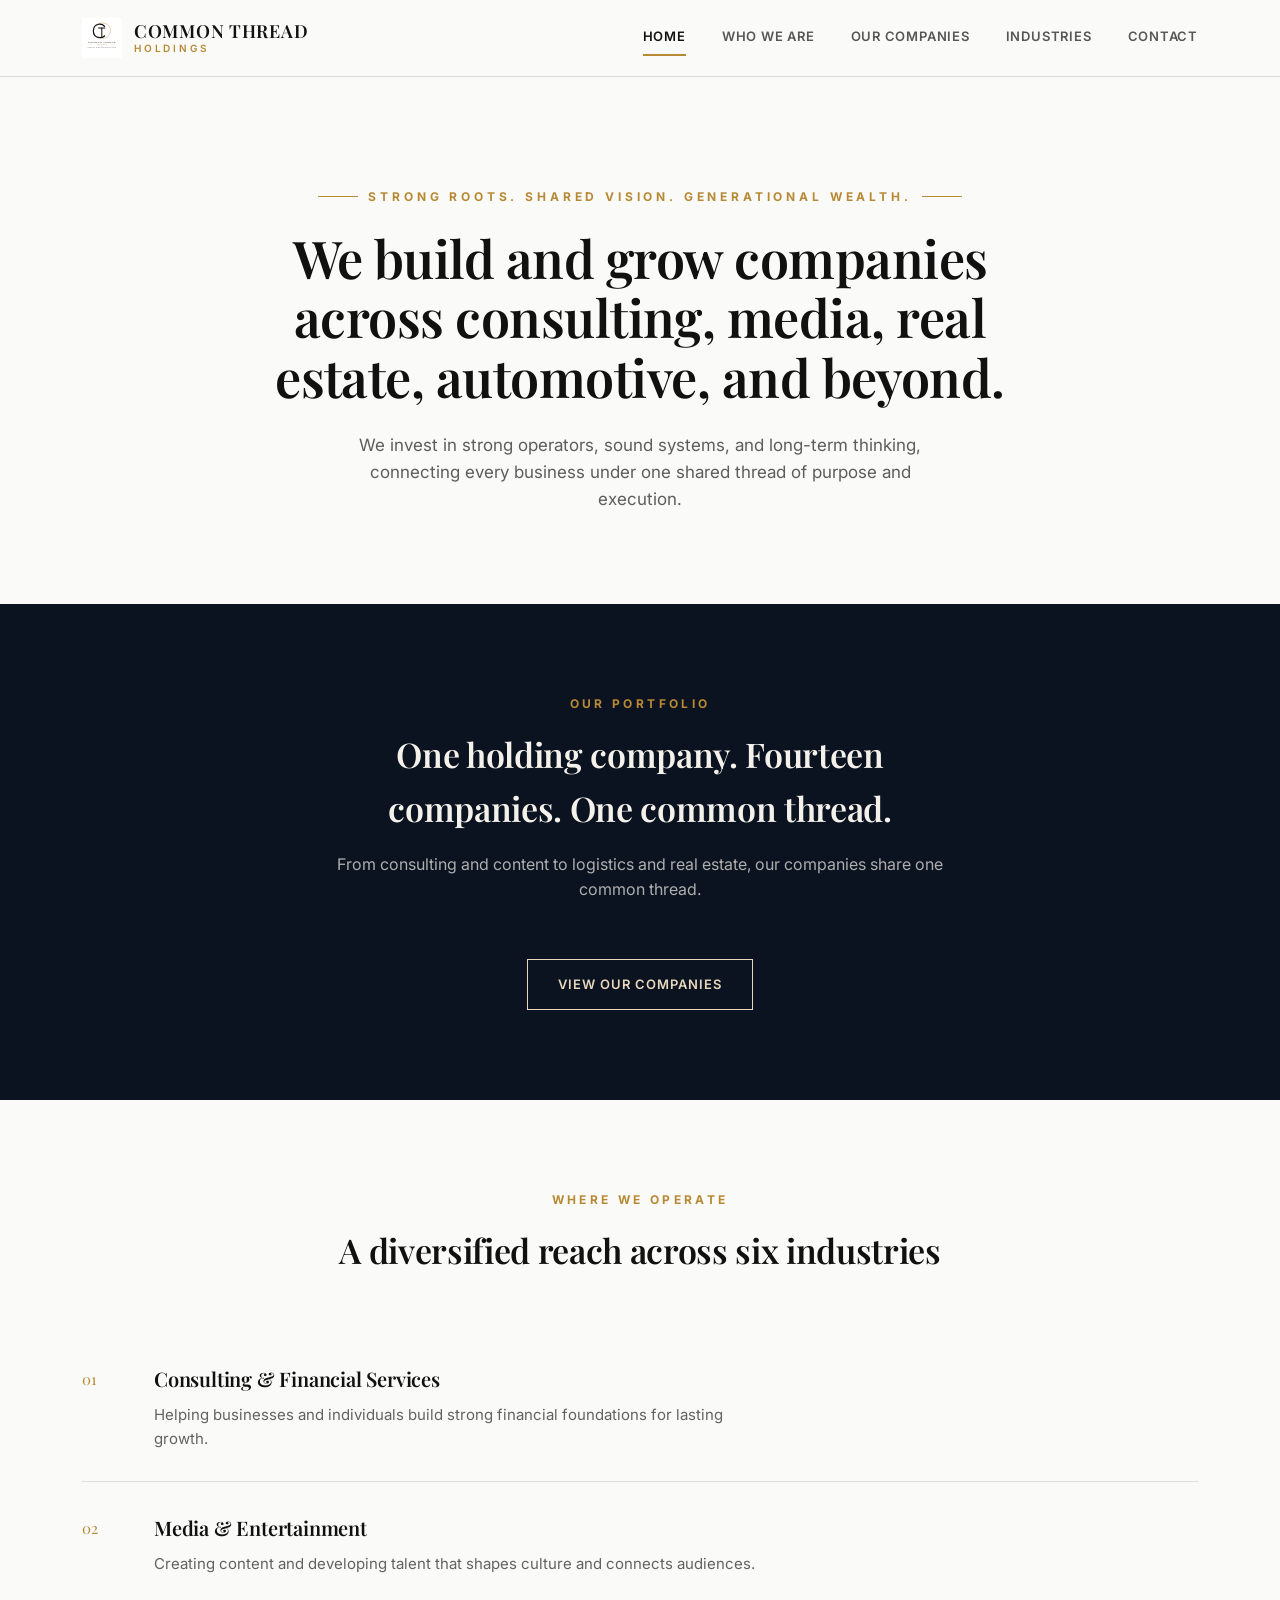
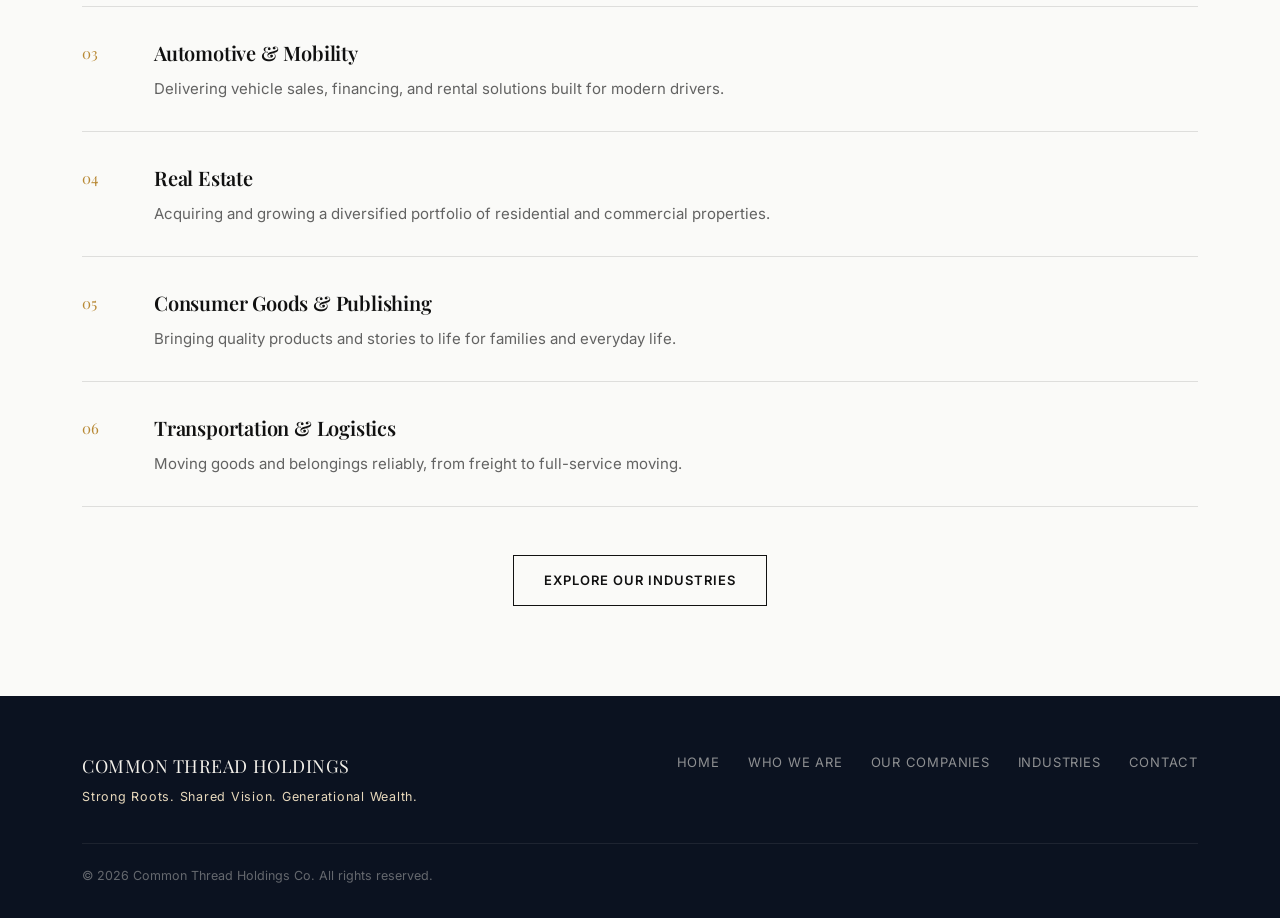
<file: index.html>
<!DOCTYPE html>
<html lang="en">
<head>
<meta charset="UTF-8">
<meta name="viewport" content="width=device-width, initial-scale=1.0">
<title>Common Thread Holdings Co.</title>
<link rel="icon" href="favicon.ico">
<link rel="apple-touch-icon" href="apple-touch-icon.png">
<link rel="stylesheet" href="assets/style.css">
</head>
<body>

<header class="site">
  <div class="bar">
    <a class="brand" href="index.html">
      <img src="assets/logo.svg" alt="Common Thread Holdings">
      <span class="word">Common Thread<span>Holdings</span></span>
    </a>
    <nav class="main">
      <a href="index.html" class="active">Home</a>
      <a href="who-we-are.html">Who We Are</a>
      <a href="our-companies.html">Our Companies</a>
      <a href="industries.html">Industries</a>
      <a href="contact.html">Contact</a>
    </nav>
  </div>
</header>

<section class="hero">
  <div class="wrap">
    <div class="eyebrow"><span class="line"></span> Strong Roots. Shared Vision. Generational Wealth. <span class="line"></span></div>
    <h1>We build and grow companies across consulting, media, real estate, automotive, and beyond.</h1>
    <p class="sub">We invest in strong operators, sound systems, and long-term thinking, connecting every business under one shared thread of purpose and execution.</p>
  </div>
</section>

<section class="alt">
  <div class="wrap">
    <div class="section-head">
      <div class="eyebrow">Our Portfolio</div>
      <h2>One holding company. Fourteen companies. One common thread.</h2>
      <p>From consulting and content to logistics and real estate, our companies share one common thread.</p>
    </div>
    <div style="text-align:center;">
      <a class="btn gold" href="our-companies.html">View Our Companies</a>
    </div>
  </div>
</section>

<section>
  <div class="wrap">
    <div class="section-head">
      <div class="eyebrow">Where We Operate</div>
      <h2>A diversified reach across six industries</h2>
    </div>
    <div class="industry-row">
      <div class="mark">01</div>
      <div><h3>Consulting &amp; Financial Services</h3><p>Helping businesses and individuals build strong financial foundations for lasting growth.</p></div>
    </div>
    <div class="industry-row">
      <div class="mark">02</div>
      <div><h3>Media &amp; Entertainment</h3><p>Creating content and developing talent that shapes culture and connects audiences.</p></div>
    </div>
    <div class="industry-row">
      <div class="mark">03</div>
      <div><h3>Automotive &amp; Mobility</h3><p>Delivering vehicle sales, financing, and rental solutions built for modern drivers.</p></div>
    </div>
    <div class="industry-row">
      <div class="mark">04</div>
      <div><h3>Real Estate</h3><p>Acquiring and growing a diversified portfolio of residential and commercial properties.</p></div>
    </div>
    <div class="industry-row">
      <div class="mark">05</div>
      <div><h3>Consumer Goods &amp; Publishing</h3><p>Bringing quality products and stories to life for families and everyday life.</p></div>
    </div>
    <div class="industry-row">
      <div class="mark">06</div>
      <div><h3>Transportation &amp; Logistics</h3><p>Moving goods and belongings reliably, from freight to full-service moving.</p></div>
    </div>
    <div style="text-align:center; margin-top:48px;">
      <a class="btn" href="industries.html">Explore Our Industries</a>
    </div>
  </div>
</section>

<footer class="site">
  <div class="wrap">
    <div class="top">
      <div>
        <div class="word">Common Thread Holdings</div>
        <div class="tagline">Strong Roots. Shared Vision. Generational Wealth.</div>
      </div>
      <nav>
        <a href="index.html">Home</a>
        <a href="who-we-are.html">Who We Are</a>
        <a href="our-companies.html">Our Companies</a>
        <a href="industries.html">Industries</a>
        <a href="contact.html">Contact</a>
      </nav>
    </div>
    <div class="bottom">
      <span>&copy; 2026 Common Thread Holdings Co. All rights reserved.</span>
    </div>
  </div>
</footer>

</body>
</html>
</file>
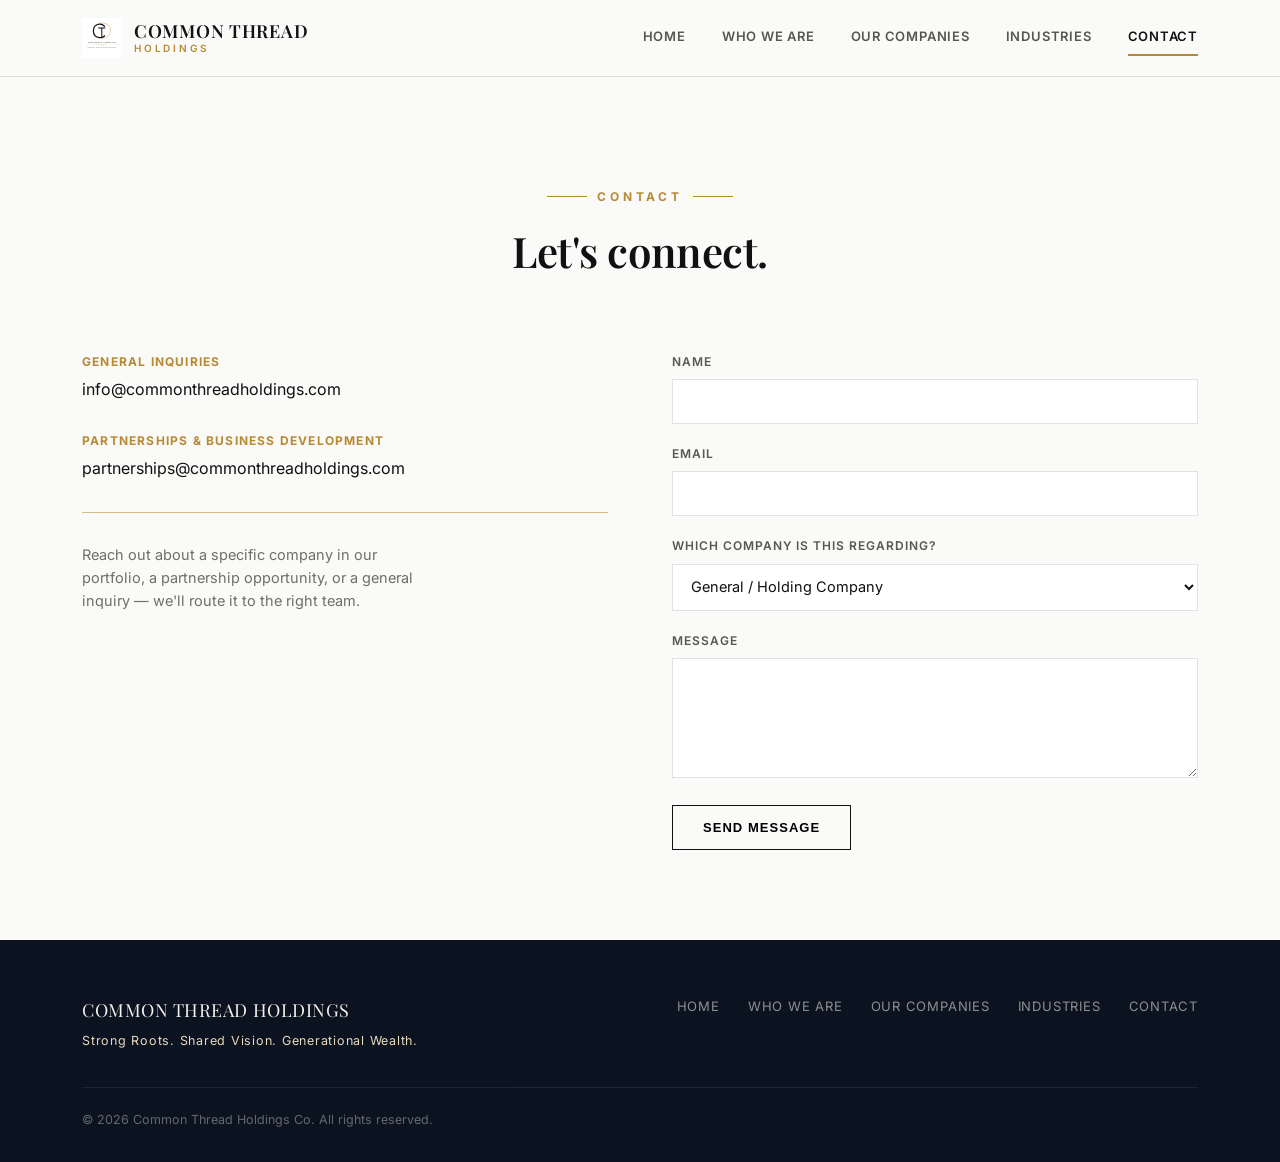
<file: contact.html>
<!DOCTYPE html>
<html lang="en">
<head>
<meta charset="UTF-8">
<meta name="viewport" content="width=device-width, initial-scale=1.0">
<title>Contact — Common Thread Holdings Co.</title>
<link rel="icon" href="favicon.ico">
<link rel="apple-touch-icon" href="apple-touch-icon.png">
<link rel="stylesheet" href="assets/style.css">
</head>
<body>

<header class="site">
  <div class="bar">
    <a class="brand" href="index.html">
      <img src="assets/logo.svg" alt="Common Thread Holdings">
      <span class="word">Common Thread<span>Holdings</span></span>
    </a>
    <nav class="main">
      <a href="index.html">Home</a>
      <a href="who-we-are.html">Who We Are</a>
      <a href="our-companies.html">Our Companies</a>
      <a href="industries.html">Industries</a>
      <a href="contact.html" class="active">Contact</a>
    </nav>
  </div>
</header>

<section class="hero" style="padding-bottom:40px;">
  <div class="wrap">
    <div class="eyebrow"><span class="line"></span> Contact <span class="line"></span></div>
    <h1 style="font-size:42px;">Let's connect.</h1>
  </div>
</section>

<section style="padding-top:10px;">
  <div class="wrap">
    <div class="contact-layout">
      <div class="contact-info">
        <div class="item">
          <div class="k">General Inquiries</div>
          <div class="v">info@commonthreadholdings.com</div>
        </div>
        <div class="item">
          <div class="k">Partnerships &amp; Business Development</div>
          <div class="v">partnerships@commonthreadholdings.com</div>
        </div>
        <hr class="thread" style="margin:30px 0;">
        <p style="color:rgba(17,17,17,0.6); font-size:14.5px; max-width:340px;">
          Reach out about a specific company in our portfolio, a partnership opportunity, or a general inquiry — we'll route it to the right team.
        </p>
      </div>
      <form>
        <div class="field">
          <label for="name">Name</label>
          <input type="text" id="name" name="name" required>
        </div>
        <div class="field">
          <label for="email">Email</label>
          <input type="email" id="email" name="email" required>
        </div>
        <div class="field">
          <label for="company">Which company is this regarding?</label>
          <select id="company" name="company">
            <option>General / Holding Company</option>
            <option>Common Consulting Co.</option>
            <option>Common Thread Media</option>
            <option>Common Key Co.</option>
            <option>Common Key Rentals</option>
            <option>Common Estate Ventures</option>
            <option>Common Goods Co.</option>
            <option>Common Thread Kids</option>
            <option>Echo and Ivory</option>
          </select>
        </div>
        <div class="field">
          <label for="message">Message</label>
          <textarea id="message" name="message" required></textarea>
        </div>
        <button type="submit" class="btn" style="cursor:pointer; background:none;">Send Message</button>
      </form>
    </div>
  </div>
</section>

<footer class="site">
  <div class="wrap">
    <div class="top">
      <div>
        <div class="word">Common Thread Holdings</div>
        <div class="tagline">Strong Roots. Shared Vision. Generational Wealth.</div>
      </div>
      <nav>
        <a href="index.html">Home</a>
        <a href="who-we-are.html">Who We Are</a>
        <a href="our-companies.html">Our Companies</a>
        <a href="industries.html">Industries</a>
        <a href="contact.html">Contact</a>
      </nav>
    </div>
    <div class="bottom">
      <span>&copy; 2026 Common Thread Holdings Co. All rights reserved.</span>
    </div>
  </div>
</footer>

</body>
</html>
</file>
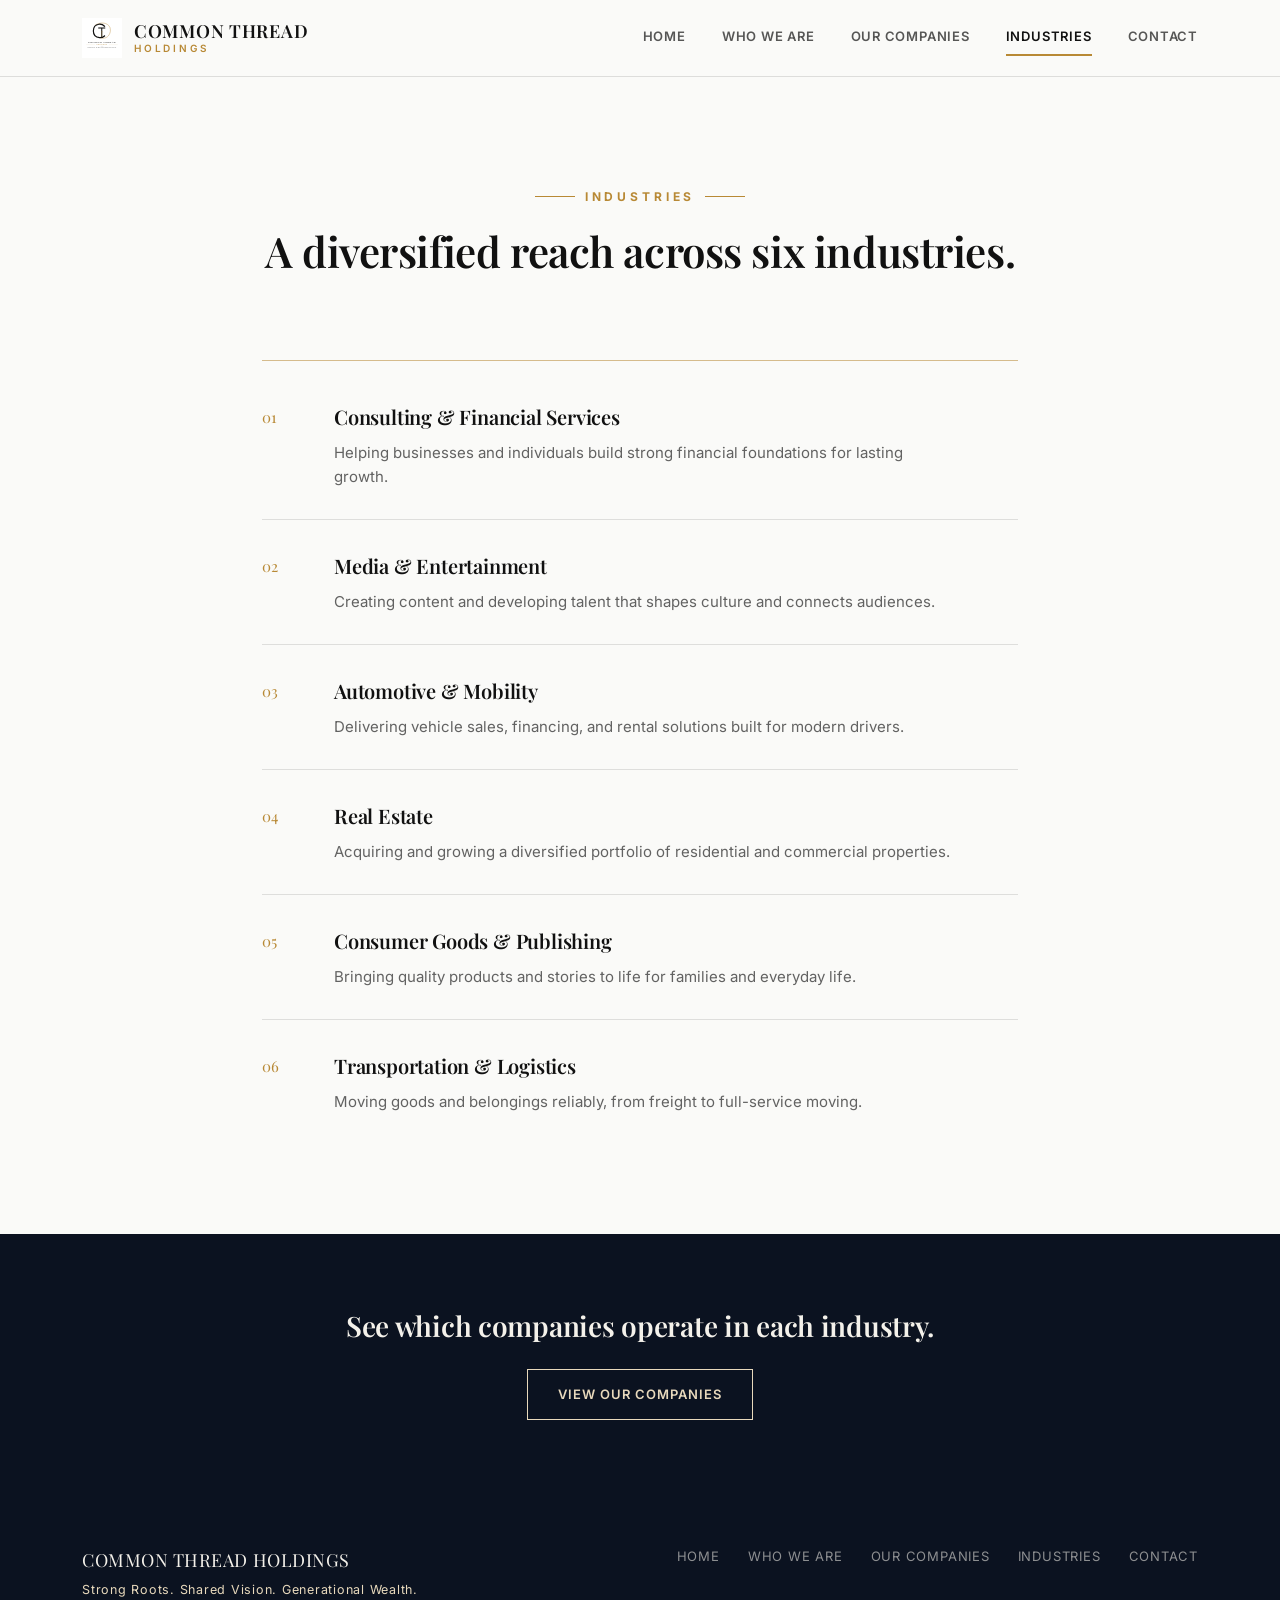
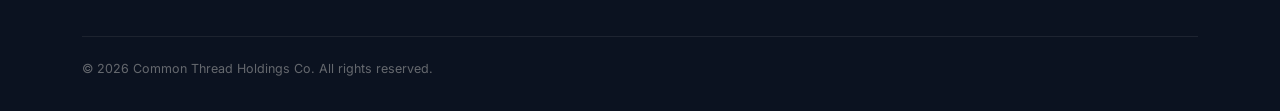
<file: industries.html>
<!DOCTYPE html>
<html lang="en">
<head>
<meta charset="UTF-8">
<meta name="viewport" content="width=device-width, initial-scale=1.0">
<title>Industries — Common Thread Holdings Co.</title>
<link rel="icon" href="favicon.ico">
<link rel="apple-touch-icon" href="apple-touch-icon.png">
<link rel="stylesheet" href="assets/style.css">
</head>
<body>

<header class="site">
  <div class="bar">
    <a class="brand" href="index.html">
      <img src="assets/logo.svg" alt="Common Thread Holdings">
      <span class="word">Common Thread<span>Holdings</span></span>
    </a>
    <nav class="main">
      <a href="index.html">Home</a>
      <a href="who-we-are.html">Who We Are</a>
      <a href="our-companies.html">Our Companies</a>
      <a href="industries.html" class="active">Industries</a>
      <a href="contact.html">Contact</a>
    </nav>
  </div>
</header>

<section class="hero" style="padding-bottom:40px;">
  <div class="wrap">
    <div class="eyebrow"><span class="line"></span> Industries <span class="line"></span></div>
    <h1 style="font-size:42px;">A diversified reach across six industries.</h1>
  </div>
</section>

<section style="padding-top:10px;">
  <div class="wrap" style="max-width:820px;">
    <hr class="thread" style="margin-bottom:10px;">
    <div class="industry-row">
      <div class="mark">01</div>
      <div><h3>Consulting &amp; Financial Services</h3><p>Helping businesses and individuals build strong financial foundations for lasting growth.</p></div>
    </div>
    <div class="industry-row">
      <div class="mark">02</div>
      <div><h3>Media &amp; Entertainment</h3><p>Creating content and developing talent that shapes culture and connects audiences.</p></div>
    </div>
    <div class="industry-row">
      <div class="mark">03</div>
      <div><h3>Automotive &amp; Mobility</h3><p>Delivering vehicle sales, financing, and rental solutions built for modern drivers.</p></div>
    </div>
    <div class="industry-row">
      <div class="mark">04</div>
      <div><h3>Real Estate</h3><p>Acquiring and growing a diversified portfolio of residential and commercial properties.</p></div>
    </div>
    <div class="industry-row">
      <div class="mark">05</div>
      <div><h3>Consumer Goods &amp; Publishing</h3><p>Bringing quality products and stories to life for families and everyday life.</p></div>
    </div>
    <div class="industry-row">
      <div class="mark">06</div>
      <div><h3>Transportation &amp; Logistics</h3><p>Moving goods and belongings reliably, from freight to full-service moving.</p></div>
    </div>
  </div>
</section>

<section class="alt" style="text-align:center; padding:70px 0;">
  <div class="wrap">
    <h2 style="font-size:28px; margin-bottom:20px;">See which companies operate in each industry.</h2>
    <a class="btn gold" href="our-companies.html">View Our Companies</a>
  </div>
</section>

<footer class="site">
  <div class="wrap">
    <div class="top">
      <div>
        <div class="word">Common Thread Holdings</div>
        <div class="tagline">Strong Roots. Shared Vision. Generational Wealth.</div>
      </div>
      <nav>
        <a href="index.html">Home</a>
        <a href="who-we-are.html">Who We Are</a>
        <a href="our-companies.html">Our Companies</a>
        <a href="industries.html">Industries</a>
        <a href="contact.html">Contact</a>
      </nav>
    </div>
    <div class="bottom">
      <span>&copy; 2026 Common Thread Holdings Co. All rights reserved.</span>
    </div>
  </div>
</footer>

</body>
</html>
</file>
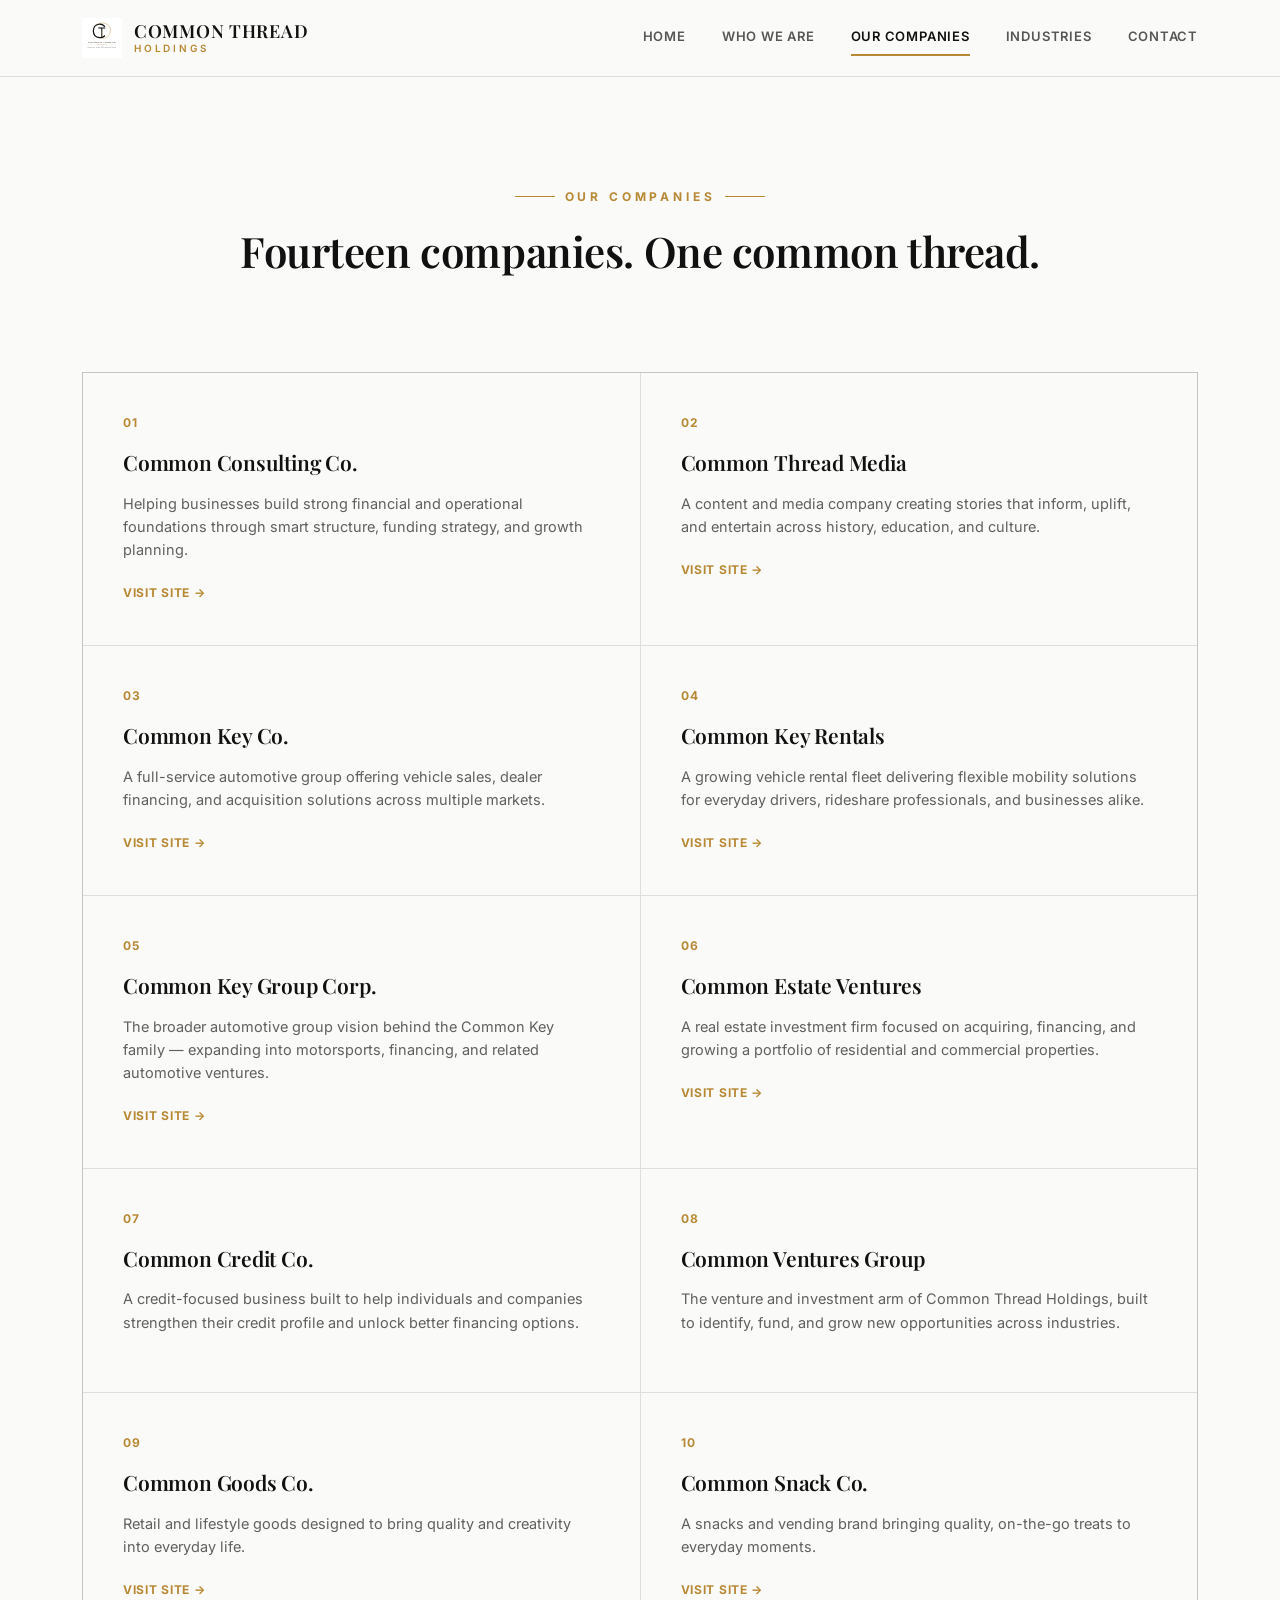
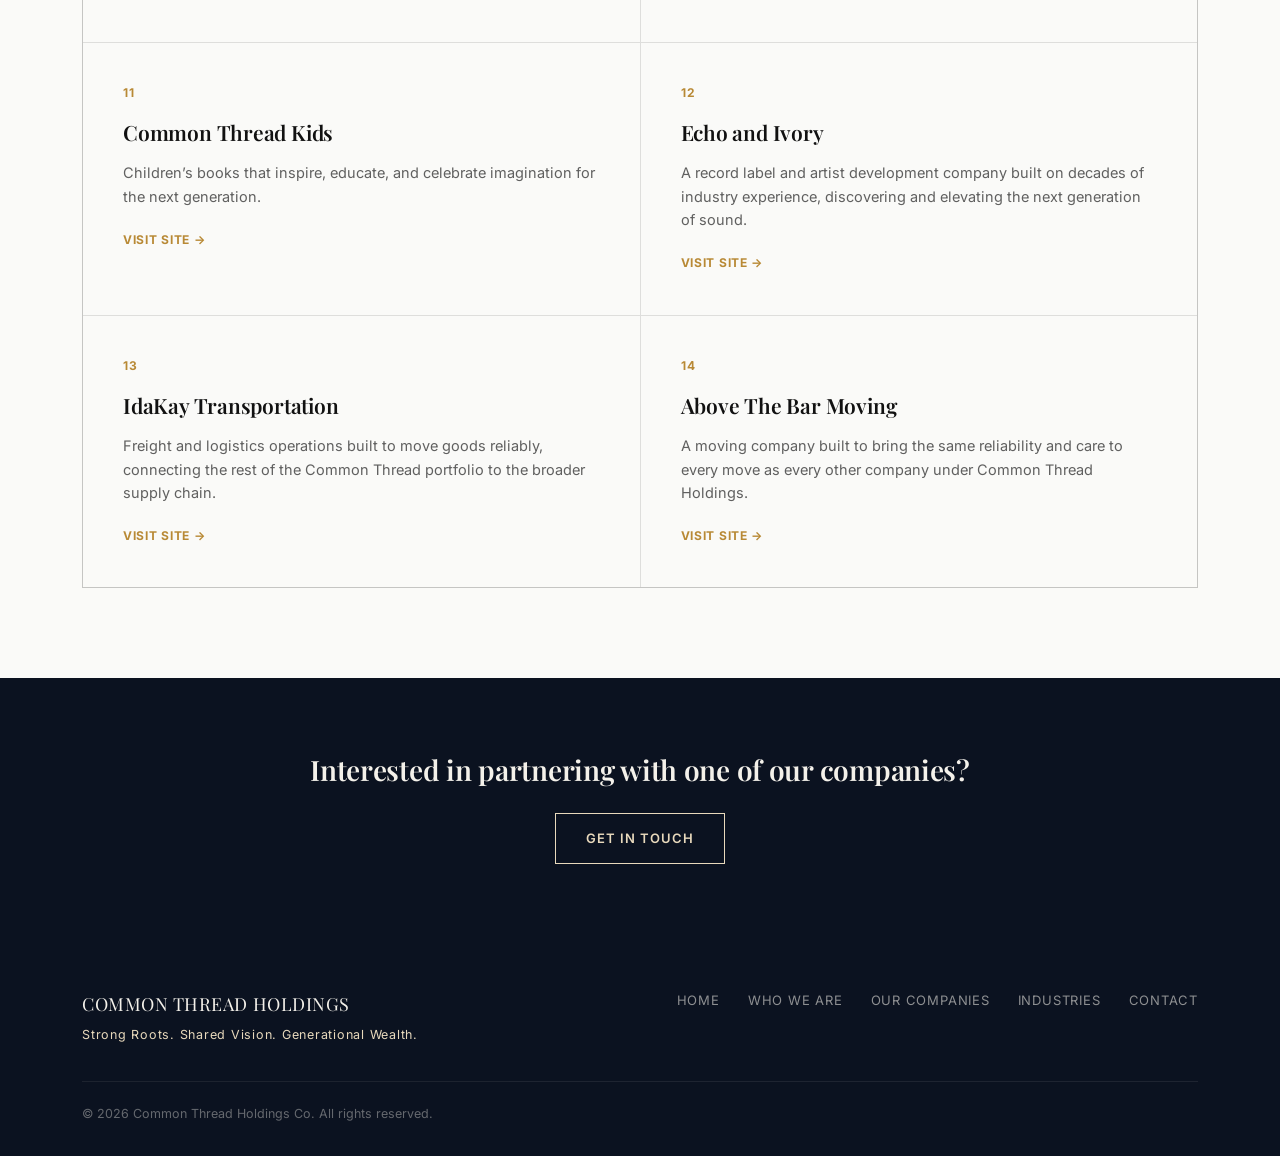
<file: our-companies.html>
<!DOCTYPE html>
<html lang="en">
<head>
<meta charset="UTF-8">
<meta name="viewport" content="width=device-width, initial-scale=1.0">
<title>Our Companies — Common Thread Holdings Co.</title>
<link rel="icon" href="favicon.ico">
<link rel="apple-touch-icon" href="apple-touch-icon.png">
<link rel="stylesheet" href="assets/style.css">
</head>
<body>

<header class="site">
  <div class="bar">
    <a class="brand" href="index.html">
      <img src="assets/logo.svg" alt="Common Thread Holdings">
      <span class="word">Common Thread<span>Holdings</span></span>
    </a>
    <nav class="main">
      <a href="index.html">Home</a>
      <a href="who-we-are.html">Who We Are</a>
      <a href="our-companies.html" class="active">Our Companies</a>
      <a href="industries.html">Industries</a>
      <a href="contact.html">Contact</a>
    </nav>
  </div>
</header>

<section class="hero" style="padding-bottom:50px;">
  <div class="wrap">
    <div class="eyebrow"><span class="line"></span> Our Companies <span class="line"></span></div>
    <h1 style="font-size:42px;">Fourteen companies. One common thread.</h1>
  </div>
</section>

<section style="padding-top:20px;">
  <div class="wrap">
    <div class="grid">
      <a class="card" href="../common-consulting-co-site/index.html" target="_blank" rel="noopener">
        <span class="num">01</span>
        <h3>Common Consulting Co.</h3>
        <p>Helping businesses build strong financial and operational foundations through smart structure, funding strategy, and growth planning.</p>
        <span class="visit">Visit Site &rarr;</span>
      </a>
      <a class="card" href="../common-thread-media-site/index.html" target="_blank" rel="noopener">
        <span class="num">02</span>
        <h3>Common Thread Media</h3>
        <p>A content and media company creating stories that inform, uplift, and entertain across history, education, and culture.</p>
        <span class="visit">Visit Site &rarr;</span>
      </a>
      <a class="card" href="../common-key-co-site/index.html" target="_blank" rel="noopener">
        <span class="num">03</span>
        <h3>Common Key Co.</h3>
        <p>A full-service automotive group offering vehicle sales, dealer financing, and acquisition solutions across multiple markets.</p>
        <span class="visit">Visit Site &rarr;</span>
      </a>
      <a class="card" href="../common-key-rentals-site/index.html" target="_blank" rel="noopener">
        <span class="num">04</span>
        <h3>Common Key Rentals</h3>
        <p>A growing vehicle rental fleet delivering flexible mobility solutions for everyday drivers, rideshare professionals, and businesses alike.</p>
        <span class="visit">Visit Site &rarr;</span>
      </a>
      <a class="card" href="../common-key-group-corp-site/index.html" target="_blank" rel="noopener">
        <span class="num">05</span>
        <h3>Common Key Group Corp.</h3>
        <p>The broader automotive group vision behind the Common Key family &mdash; expanding into motorsports, financing, and related automotive ventures.</p>
        <span class="visit">Visit Site &rarr;</span>
      </a>
      <a class="card" href="../common-estate-ventures-site/index.html" target="_blank" rel="noopener">
        <span class="num">06</span>
        <h3>Common Estate Ventures</h3>
        <p>A real estate investment firm focused on acquiring, financing, and growing a portfolio of residential and commercial properties.</p>
        <span class="visit">Visit Site &rarr;</span>
      </a>
      <div class="card">
        <span class="num">07</span>
        <h3>Common Credit Co.</h3>
        <p>A credit-focused business built to help individuals and companies strengthen their credit profile and unlock better financing options.</p>
      </div>
      <div class="card">
        <span class="num">08</span>
        <h3>Common Ventures Group</h3>
        <p>The venture and investment arm of Common Thread Holdings, built to identify, fund, and grow new opportunities across industries.</p>
      </div>
      <a class="card" href="../common-goods-co-site/index.html" target="_blank" rel="noopener">
        <span class="num">09</span>
        <h3>Common Goods Co.</h3>
        <p>Retail and lifestyle goods designed to bring quality and creativity into everyday life.</p>
        <span class="visit">Visit Site &rarr;</span>
      </a>
      <a class="card" href="../common-snack-co-site/index.html" target="_blank" rel="noopener">
        <span class="num">10</span>
        <h3>Common Snack Co.</h3>
        <p>A snacks and vending brand bringing quality, on-the-go treats to everyday moments.</p>
        <span class="visit">Visit Site &rarr;</span>
      </a>
      <a class="card" href="../common-thread-kids-site/index.html" target="_blank" rel="noopener">
        <span class="num">11</span>
        <h3>Common Thread Kids</h3>
        <p>Children&rsquo;s books that inspire, educate, and celebrate imagination for the next generation.</p>
        <span class="visit">Visit Site &rarr;</span>
      </a>
      <a class="card" href="../echo-and-ivory-site/index.html" target="_blank" rel="noopener">
        <span class="num">12</span>
        <h3>Echo and Ivory</h3>
        <p>A record label and artist development company built on decades of industry experience, discovering and elevating the next generation of sound.</p>
        <span class="visit">Visit Site &rarr;</span>
      </a>
      <a class="card" href="../idakay-transportation-site/index.html" target="_blank" rel="noopener">
        <span class="num">13</span>
        <h3>IdaKay Transportation</h3>
        <p>Freight and logistics operations built to move goods reliably, connecting the rest of the Common Thread portfolio to the broader supply chain.</p>
        <span class="visit">Visit Site &rarr;</span>
      </a>
      <a class="card" href="../above-the-bar-moving-site/index.html" target="_blank" rel="noopener">
        <span class="num">14</span>
        <h3>Above The Bar Moving</h3>
        <p>A moving company built to bring the same reliability and care to every move as every other company under Common Thread Holdings.</p>
        <span class="visit">Visit Site &rarr;</span>
      </a>
    </div>
  </div>
</section>

<section class="alt" style="text-align:center; padding:70px 0;">
  <div class="wrap">
    <h2 style="font-size:28px; margin-bottom:20px;">Interested in partnering with one of our companies?</h2>
    <a class="btn gold" href="contact.html">Get in Touch</a>
  </div>
</section>

<footer class="site">
  <div class="wrap">
    <div class="top">
      <div>
        <div class="word">Common Thread Holdings</div>
        <div class="tagline">Strong Roots. Shared Vision. Generational Wealth.</div>
      </div>
      <nav>
        <a href="index.html">Home</a>
        <a href="who-we-are.html">Who We Are</a>
        <a href="our-companies.html">Our Companies</a>
        <a href="industries.html">Industries</a>
        <a href="contact.html">Contact</a>
      </nav>
    </div>
    <div class="bottom">
      <span>&copy; 2026 Common Thread Holdings Co. All rights reserved.</span>
    </div>
  </div>
</footer>

</body>
</html>
</file>
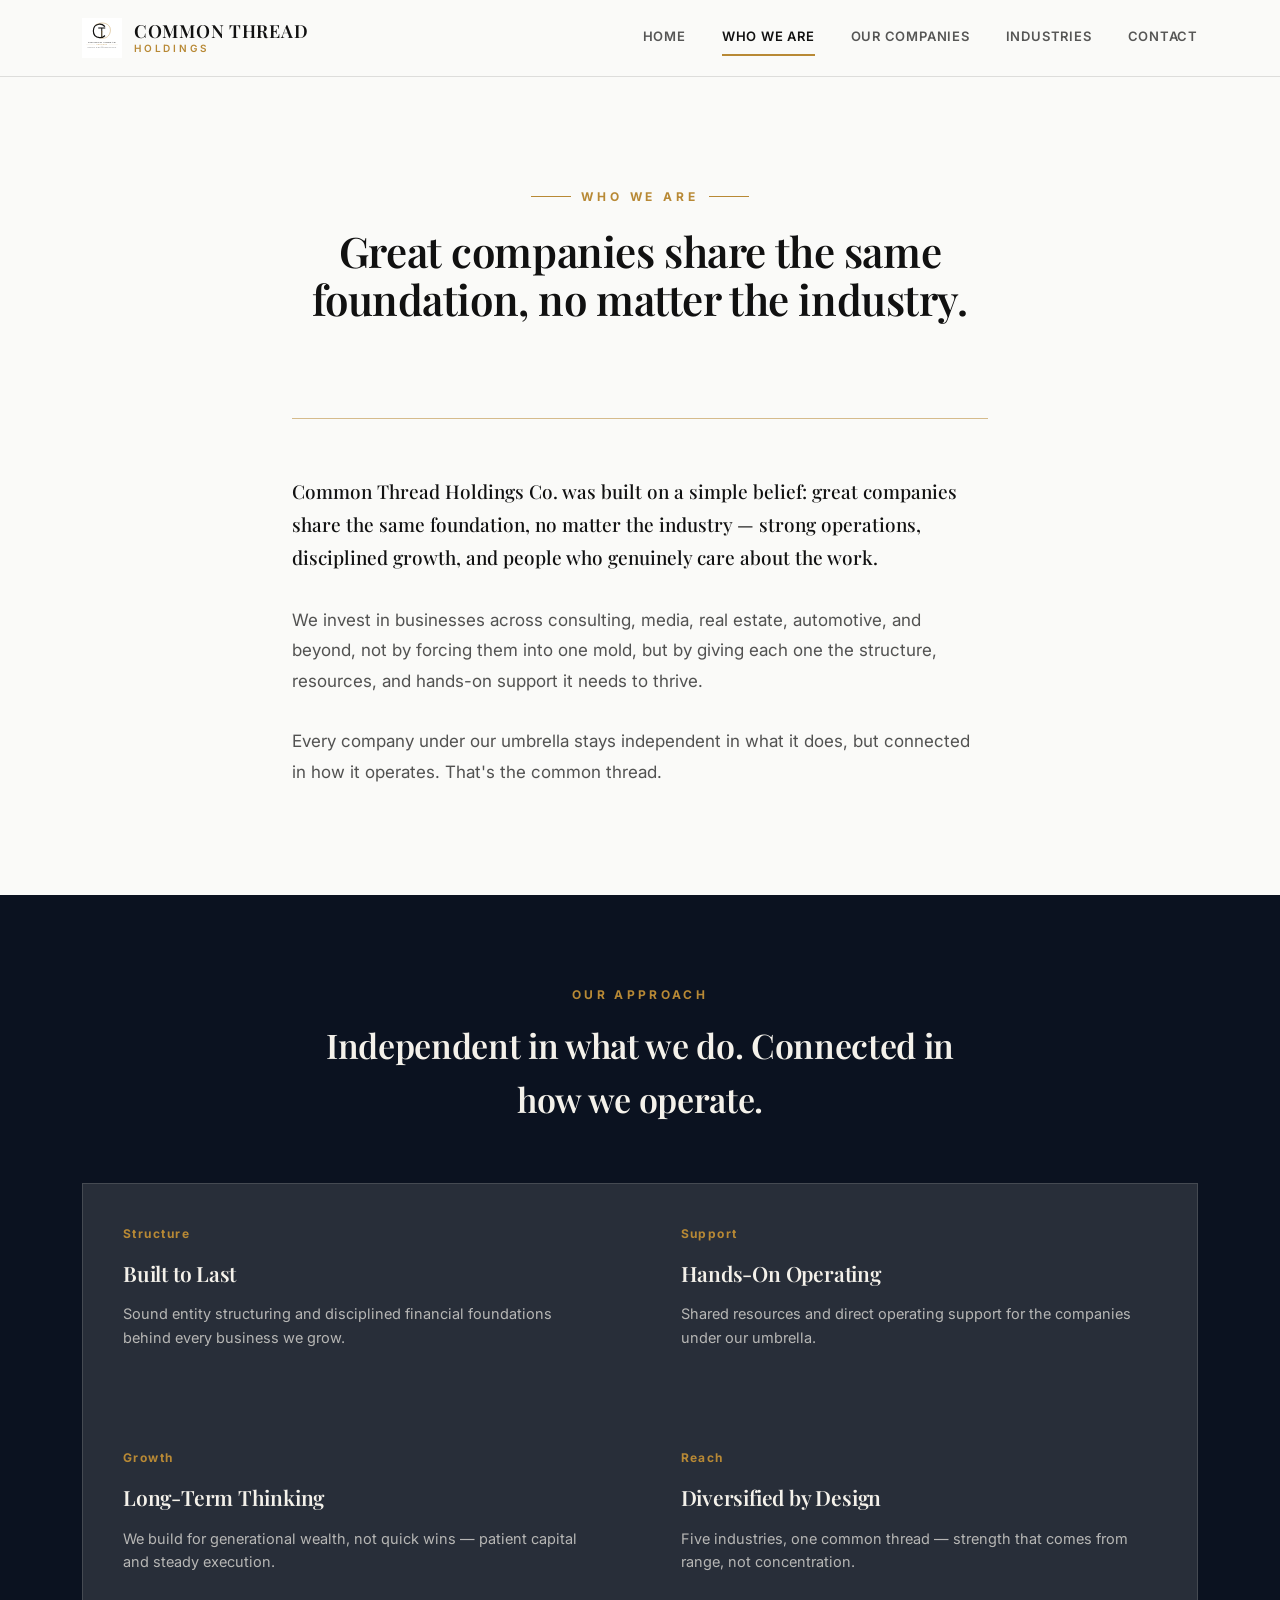
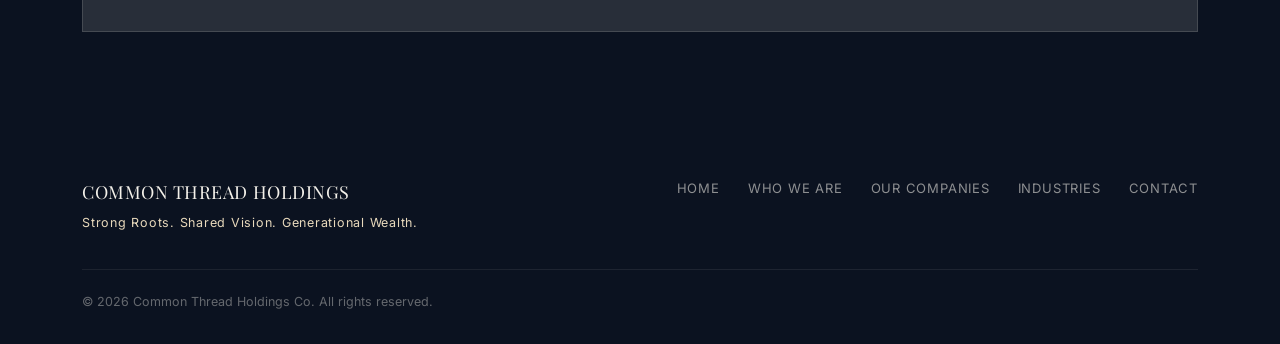
<file: who-we-are.html>
<!DOCTYPE html>
<html lang="en">
<head>
<meta charset="UTF-8">
<meta name="viewport" content="width=device-width, initial-scale=1.0">
<title>Who We Are — Common Thread Holdings Co.</title>
<link rel="icon" href="favicon.ico">
<link rel="apple-touch-icon" href="apple-touch-icon.png">
<link rel="stylesheet" href="assets/style.css">
</head>
<body>

<header class="site">
  <div class="bar">
    <a class="brand" href="index.html">
      <img src="assets/logo.svg" alt="Common Thread Holdings">
      <span class="word">Common Thread<span>Holdings</span></span>
    </a>
    <nav class="main">
      <a href="index.html">Home</a>
      <a href="who-we-are.html" class="active">Who We Are</a>
      <a href="our-companies.html">Our Companies</a>
      <a href="industries.html">Industries</a>
      <a href="contact.html">Contact</a>
    </nav>
  </div>
</header>

<section class="hero" style="padding-bottom:60px;">
  <div class="wrap">
    <div class="eyebrow"><span class="line"></span> Who We Are <span class="line"></span></div>
    <h1 style="font-size:42px;">Great companies share the same foundation, no matter the industry.</h1>
  </div>
</section>

<section style="padding-top:0;">
  <div class="wrap" style="max-width:760px;">
    <hr class="thread" style="margin-bottom:56px;">
    <p style="font-size:19px; line-height:1.75; font-family:'Playfair Display', serif; font-weight:500; margin-bottom:30px;">
      Common Thread Holdings Co. was built on a simple belief: great companies share the same foundation, no matter the industry — strong operations, disciplined growth, and people who genuinely care about the work.
    </p>
    <p style="font-size:17px; line-height:1.8; color:rgba(17,17,17,0.72); margin-bottom:30px;">
      We invest in businesses across consulting, media, real estate, automotive, and beyond, not by forcing them into one mold, but by giving each one the structure, resources, and hands-on support it needs to thrive.
    </p>
    <p style="font-size:17px; line-height:1.8; color:rgba(17,17,17,0.72);">
      Every company under our umbrella stays independent in what it does, but connected in how it operates. That's the common thread.
    </p>
  </div>
</section>

<section class="alt">
  <div class="wrap">
    <div class="section-head">
      <div class="eyebrow">Our Approach</div>
      <h2>Independent in what we do. Connected in how we operate.</h2>
    </div>
    <div class="grid" style="background:rgba(244,241,234,0.12); border-color:rgba(244,241,234,0.14);">
      <div class="card" style="background:transparent; color:#F4F1EA;">
        <span class="num">Structure</span>
        <h3 style="color:#F4F1EA;">Built to Last</h3>
        <p style="color:rgba(244,241,234,0.7);">Sound entity structuring and disciplined financial foundations behind every business we grow.</p>
      </div>
      <div class="card" style="background:transparent; color:#F4F1EA;">
        <span class="num">Support</span>
        <h3 style="color:#F4F1EA;">Hands-On Operating</h3>
        <p style="color:rgba(244,241,234,0.7);">Shared resources and direct operating support for the companies under our umbrella.</p>
      </div>
      <div class="card" style="background:transparent; color:#F4F1EA;">
        <span class="num">Growth</span>
        <h3 style="color:#F4F1EA;">Long-Term Thinking</h3>
        <p style="color:rgba(244,241,234,0.7);">We build for generational wealth, not quick wins — patient capital and steady execution.</p>
      </div>
      <div class="card" style="background:transparent; color:#F4F1EA;">
        <span class="num">Reach</span>
        <h3 style="color:#F4F1EA;">Diversified by Design</h3>
        <p style="color:rgba(244,241,234,0.7);">Five industries, one common thread — strength that comes from range, not concentration.</p>
      </div>
    </div>
  </div>
</section>

<footer class="site">
  <div class="wrap">
    <div class="top">
      <div>
        <div class="word">Common Thread Holdings</div>
        <div class="tagline">Strong Roots. Shared Vision. Generational Wealth.</div>
      </div>
      <nav>
        <a href="index.html">Home</a>
        <a href="who-we-are.html">Who We Are</a>
        <a href="our-companies.html">Our Companies</a>
        <a href="industries.html">Industries</a>
        <a href="contact.html">Contact</a>
      </nav>
    </div>
    <div class="bottom">
      <span>&copy; 2026 Common Thread Holdings Co. All rights reserved.</span>
    </div>
  </div>
</footer>

</body>
</html>
</file>
<file: assets/style.css>
@import url('https://fonts.googleapis.com/css2?family=Playfair+Display:ital,wght@0,500;0,600;0,700;1,500&family=Inter:wght@400;500;600;700&display=swap');

:root {
  --ink: #111111;
  --navy: #0B1220;
  --gold: #B88935;
  --gold-soft: #E8D9BC;
  --paper: #FAFAF8;
  --paper-dim: #F1EFE9;
  --line: rgba(17,17,17,0.12);
  --max: 1180px;
}

* { box-sizing: border-box; }
html { scroll-behavior: smooth; }
body {
  margin: 0;
  background: var(--paper);
  color: var(--ink);
  font-family: 'Inter', -apple-system, sans-serif;
  font-size: 16px;
  line-height: 1.6;
  -webkit-font-smoothing: antialiased;
}

h1, h2, h3, .display {
  font-family: 'Playfair Display', Georgia, serif;
  font-weight: 600;
  letter-spacing: -0.01em;
  margin: 0;
}

a { color: inherit; text-decoration: none; }
img { max-width: 100%; display: block; }

.wrap {
  max-width: var(--max);
  margin: 0 auto;
  padding: 0 32px;
}

/* Thread rule — signature element: a thin gold line, sometimes broken, echoing the logo's arc */
.thread {
  height: 1px;
  background: var(--gold);
  opacity: 0.55;
  border: none;
}
.thread-dot {
  width: 6px; height: 6px;
  border-radius: 50%;
  background: var(--gold);
  flex: none;
}

/* Header */
header.site {
  position: sticky; top: 0; z-index: 50;
  background: rgba(250,250,248,0.92);
  backdrop-filter: blur(8px);
  border-bottom: 1px solid var(--line);
}
header.site .bar {
  display: flex; align-items: center; justify-content: space-between;
  padding: 18px 32px;
  max-width: var(--max);
  margin: 0 auto;
}
.brand { display: flex; align-items: center; gap: 12px; }
.brand img { height: 40px; width: auto; }
.brand .word {
  font-family: 'Playfair Display', serif;
  font-weight: 600;
  font-size: 18px;
  letter-spacing: 0.04em;
  text-transform: uppercase;
  line-height: 1.1;
}
.brand .word span { display: block; font-size: 10px; letter-spacing: 0.28em; color: var(--gold); font-family: 'Inter', sans-serif; font-weight: 600; margin-top: 2px; }

nav.main { display: flex; gap: 36px; }
nav.main a {
  font-size: 13px;
  letter-spacing: 0.06em;
  text-transform: uppercase;
  font-weight: 600;
  color: var(--ink);
  opacity: 0.7;
  transition: opacity 0.2s;
  position: relative;
  padding-bottom: 4px;
}
nav.main a:hover, nav.main a.active { opacity: 1; }
nav.main a.active::after {
  content: '';
  position: absolute; left: 0; right: 0; bottom: -6px; height: 2px;
  background: var(--gold);
}

/* Hero */
.hero {
  padding: 110px 0 90px;
  text-align: center;
}
.hero .eyebrow {
  display: flex; align-items: center; justify-content: center; gap: 10px;
  font-size: 12px; letter-spacing: 0.32em; text-transform: uppercase;
  color: var(--gold); font-weight: 700; margin-bottom: 22px;
}
.hero .eyebrow .line { width: 40px; height: 1px; background: var(--gold); }
.hero h1 {
  font-size: 52px;
  line-height: 1.14;
  max-width: 820px;
  margin: 0 auto 26px;
}
.hero .sub {
  max-width: 620px;
  margin: 0 auto;
  font-size: 17px;
  color: rgba(17,17,17,0.68);
}

/* Section scaffolding */
section { padding: 90px 0; }
section.alt { background: var(--navy); color: #F4F1EA; }
section.alt .thread { opacity: 0.4; }
.section-head {
  text-align: center;
  max-width: 640px;
  margin: 0 auto 56px;
}
.section-head .eyebrow {
  font-size: 12px; letter-spacing: 0.28em; text-transform: uppercase;
  color: var(--gold); font-weight: 700; margin-bottom: 14px;
}
.section-head h2 { font-size: 34px; margin-bottom: 14px; }
.section-head p { color: rgba(17,17,17,0.65); font-size: 16px; }
section.alt .section-head p { color: rgba(244,241,234,0.7); }

/* Company / industry cards */
.grid { display: grid; grid-template-columns: repeat(2, 1fr); gap: 1px; background: var(--line); border: 1px solid var(--line); }
.card {
  background: var(--paper);
  padding: 40px;
  position: relative;
}
.card .num { font-size: 12px; color: var(--gold); font-weight: 700; letter-spacing: 0.12em; margin-bottom: 14px; display: block; }
.card h3 { font-size: 21px; margin-bottom: 12px; }
.card p { font-size: 14.5px; color: rgba(17,17,17,0.66); margin: 0 0 18px; }

/* Clickable company card */
a.card { display: block; transition: background 0.2s; }
a.card:hover { background: #fff; }
a.card:hover h3 { color: var(--gold); transition: color 0.2s; }
.card .visit {
  font-size: 12px; letter-spacing: 0.06em; text-transform: uppercase; font-weight: 700;
  color: var(--gold); display: inline-flex; align-items: center; gap: 6px;
}
a.card:hover .visit { text-decoration: underline; }

.industry-row {
  display: flex; align-items: flex-start; gap: 28px;
  padding: 30px 0;
  border-bottom: 1px solid var(--line);
}
.industry-row:last-child { border-bottom: none; }
.industry-row .mark { font-family: 'Playfair Display', serif; font-size: 15px; color: var(--gold); width: 44px; flex: none; padding-top: 4px; }
.industry-row h3 { font-size: 20px; margin-bottom: 8px; }
.industry-row p { color: rgba(17,17,17,0.65); font-size: 15px; margin: 0; max-width: 620px; }

/* Buttons */
.btn {
  display: inline-block;
  padding: 14px 30px;
  border: 1px solid var(--ink);
  font-size: 13px; letter-spacing: 0.08em; text-transform: uppercase; font-weight: 600;
  transition: all 0.2s;
}
.btn:hover { background: var(--ink); color: var(--paper); }
.btn.gold { border-color: var(--gold); color: var(--gold); }
.btn.gold:hover { background: var(--gold); color: var(--navy); }
section.alt .btn { border-color: var(--gold-soft); color: var(--gold-soft); }
section.alt .btn:hover { background: var(--gold-soft); color: var(--navy); }

/* Footer */
footer.site {
  background: var(--navy);
  color: rgba(244,241,234,0.7);
  padding: 56px 0 32px;
}
footer.site .top {
  display: flex; justify-content: space-between; align-items: flex-start;
  padding-bottom: 36px;
  flex-wrap: wrap; gap: 24px;
}
footer.site .word { font-family: 'Playfair Display', serif; color: #F4F1EA; font-size: 18px; letter-spacing: 0.03em; text-transform: uppercase; }
footer.site .tagline { font-size: 12.5px; letter-spacing: 0.06em; color: var(--gold-soft); margin-top: 6px; }
footer.site nav { display: flex; gap: 28px; flex-wrap: wrap; }
footer.site nav a { font-size: 13px; text-transform: uppercase; letter-spacing: 0.06em; opacity: 0.8; }
footer.site nav a:hover { opacity: 1; color: var(--gold-soft); }
footer.site .bottom {
  border-top: 1px solid rgba(244,241,234,0.14);
  padding-top: 22px;
  font-size: 12.5px;
  opacity: 0.55;
  display: flex; justify-content: space-between; flex-wrap: wrap; gap: 10px;
}

/* Contact form */
.contact-layout { display: grid; grid-template-columns: 1fr 1fr; gap: 64px; align-items: start; }
.field { margin-bottom: 20px; }
.field label { display: block; font-size: 12px; letter-spacing: 0.08em; text-transform: uppercase; font-weight: 600; margin-bottom: 8px; color: rgba(17,17,17,0.7); }
.field input, .field select, .field textarea {
  width: 100%; padding: 13px 14px;
  border: 1px solid var(--line);
  background: #fff;
  font-family: 'Inter', sans-serif;
  font-size: 14.5px;
  color: var(--ink);
}
.field textarea { resize: vertical; min-height: 120px; }
.contact-info .item { margin-bottom: 28px; }
.contact-info .item .k { font-size: 12px; letter-spacing: 0.1em; text-transform: uppercase; color: var(--gold); font-weight: 700; margin-bottom: 6px; }
.contact-info .item .v { font-size: 16px; }

@media (max-width: 860px) {
  .hero h1 { font-size: 36px; }
  nav.main { display: none; }
  .grid { grid-template-columns: 1fr; }
  .contact-layout { grid-template-columns: 1fr; gap: 40px; }
  footer.site .top { flex-direction: column; }
}
</file>
